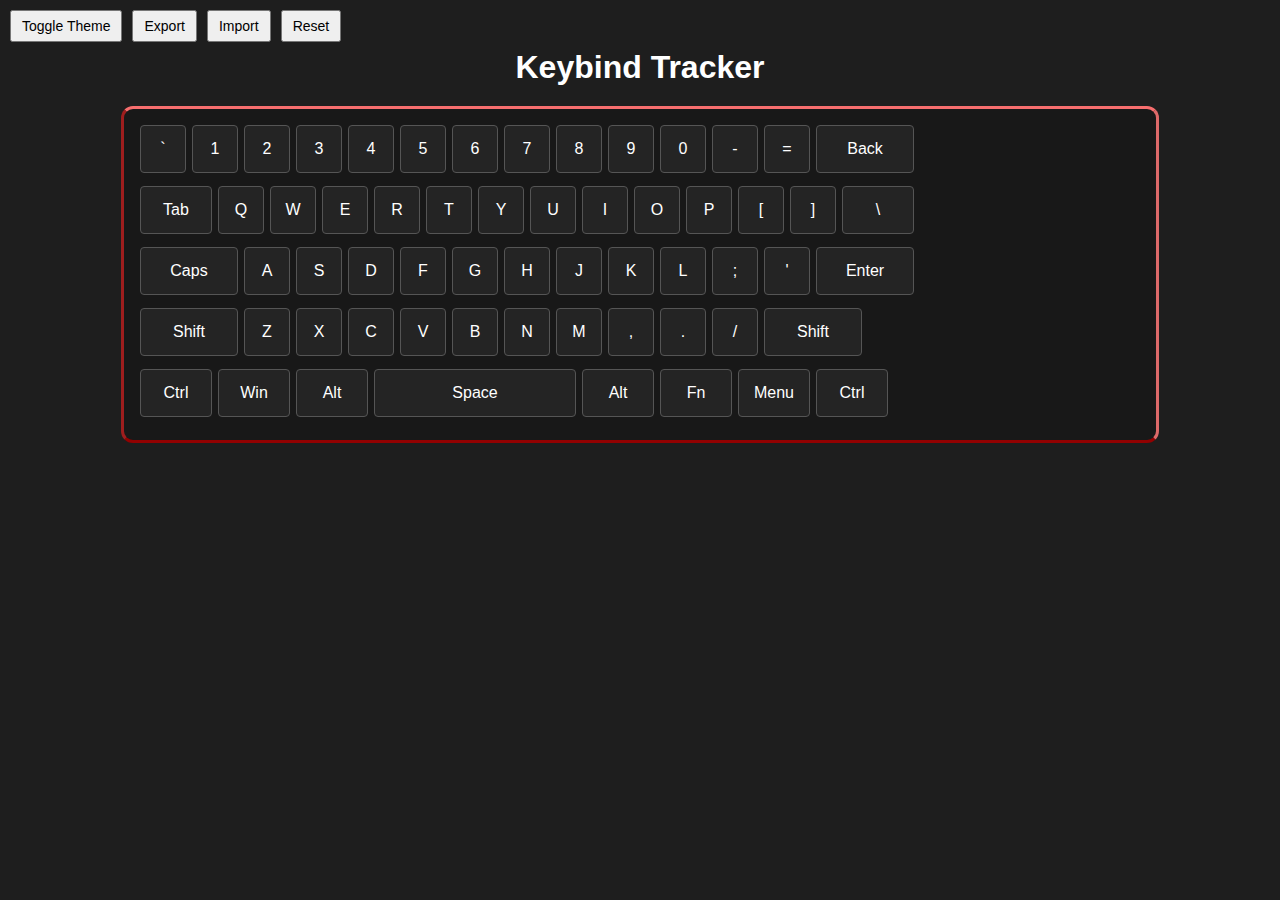
<file: keybind-mapper/index.html>
<!DOCTYPE html>
<html lang="en">
<head>
  <meta charset="UTF-8" />
  <meta name="viewport" content="width=device-width, initial-scale=1.0" />
  <title>Keybind Mapper</title>
  <link rel="stylesheet" href="style.css">
</head>
<body>
  <div class="toolbar" role="toolbar" aria-label="Main toolbar">
    <button onclick="toggleTheme()" aria-label="Toggle light and dark theme">Toggle Theme</button>
    <button onclick="exportKeybinds()" aria-label="Export keybindings to file">Export</button>
    <button onclick="importKeybinds()" aria-label="Import keybindings from file">Import</button>
    <button onclick="resetKeybinds()" aria-label="Reset all keybindings">Reset</button>
  </div>

  <h1>Keybind Tracker</h1>
  <div class="keyboard" id="keyboard" role="grid" aria-label="Keyboard layout"></div>
  <input type="file" id="importFile" style="display:none" accept="application/json" aria-hidden="true" />

  <div class="modal" id="modal" role="dialog" aria-modal="true" aria-labelledby="modal-title" style="display:none">
    <div class="modal-content">
      <h3 id="modal-title">Set Binding</h3>
      <label for="bindInput">Key Binding</label>
      <input type="text" id="bindInput" />
      <div style="display:flex; justify-content: space-between; gap: 10px;">
        <button onclick="deleteBinding()">Clear</button>
        <div style="display:flex; justify-content: flex-end; gap: 10px;">
          <button onclick="closeModal()">Cancel</button>
          <button onclick="saveBinding()">Save</button>
        </div>
      </div>
    </div>
  </div>
  <script src="script.js"></script>
</body>
</html>
</file>
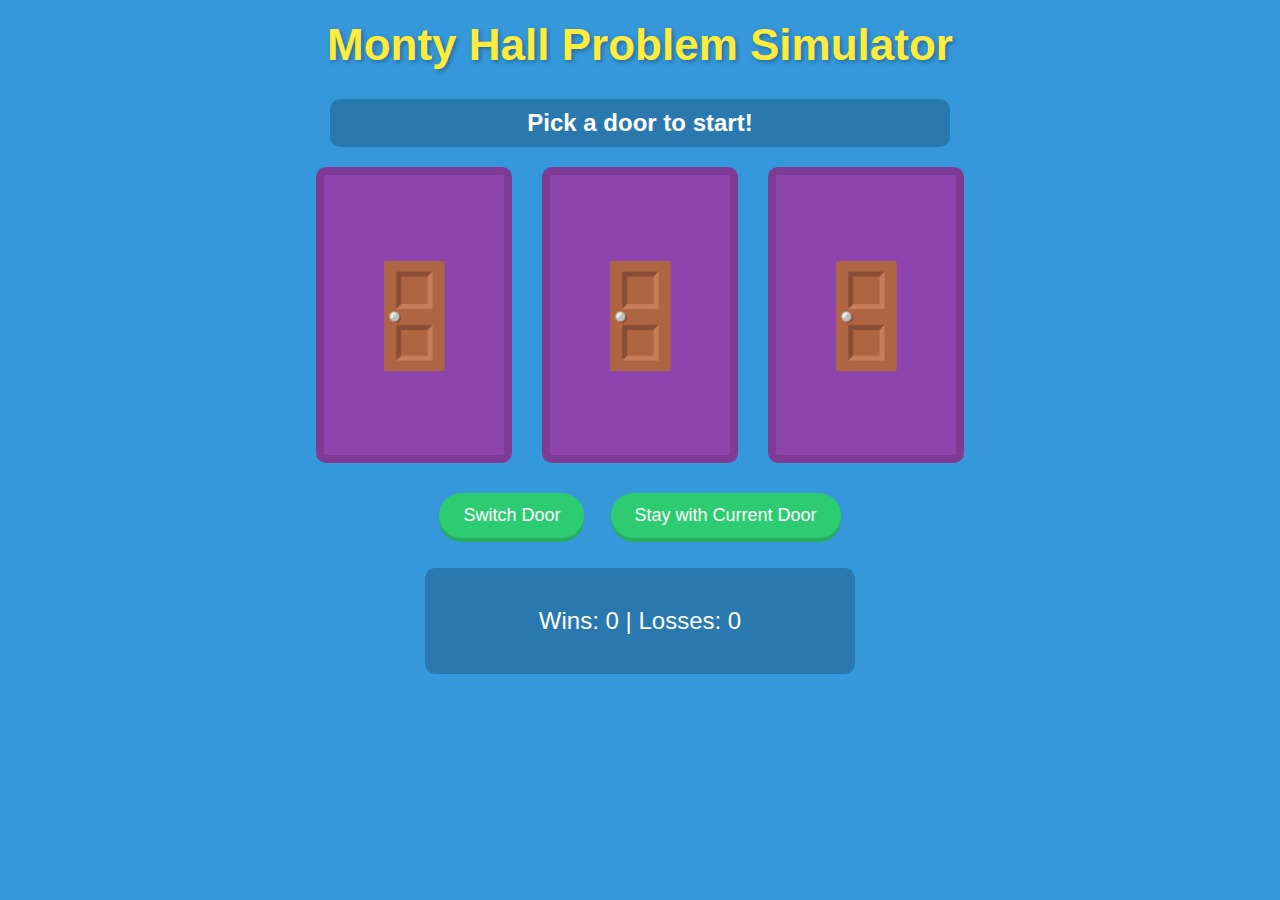
<file: monty-hall/index.html>
<head>
  <meta charset="UTF-8">
  <meta name="viewport" content="width=device-width, initial-scale=1.0">
  <title>Monty Hall Problem Simulator</title>
  <link rel="stylesheet" href="style.css">
</head>

<body>
  <h1>Monty Hall Problem Simulator</h1>
  <p id="instructions">Pick a door to start!</p>
  <div class="doors">
    <div id="door1" class="door" onclick="selectDoor(1)">
      <div class="door-image">🚪</div>
      <div class="door-content hidden">?</div>
    </div>
    <div id="door2" class="door" onclick="selectDoor(2)">
      <div class="door-image">🚪</div>
      <div class="door-content hidden">?</div>
    </div>
    <div id="door3" class="door" onclick="selectDoor(3)">
      <div class="door-image">🚪</div>
      <div class="door-content hidden">?</div>
    </div>
  </div>
  <button id="switchBtn" onclick="switchDoor()">Switch Door</button>
  <button id="stayBtn" onclick="stayDoor()">Stay with Current Door</button>
  <div class="stats">
    <p id="result"></p>
    <p>Wins: <span id="wins">0</span> | Losses: <span id="losses">0</span></p>
  </div>

  <script src="script.js"></script>
</body>
</file>
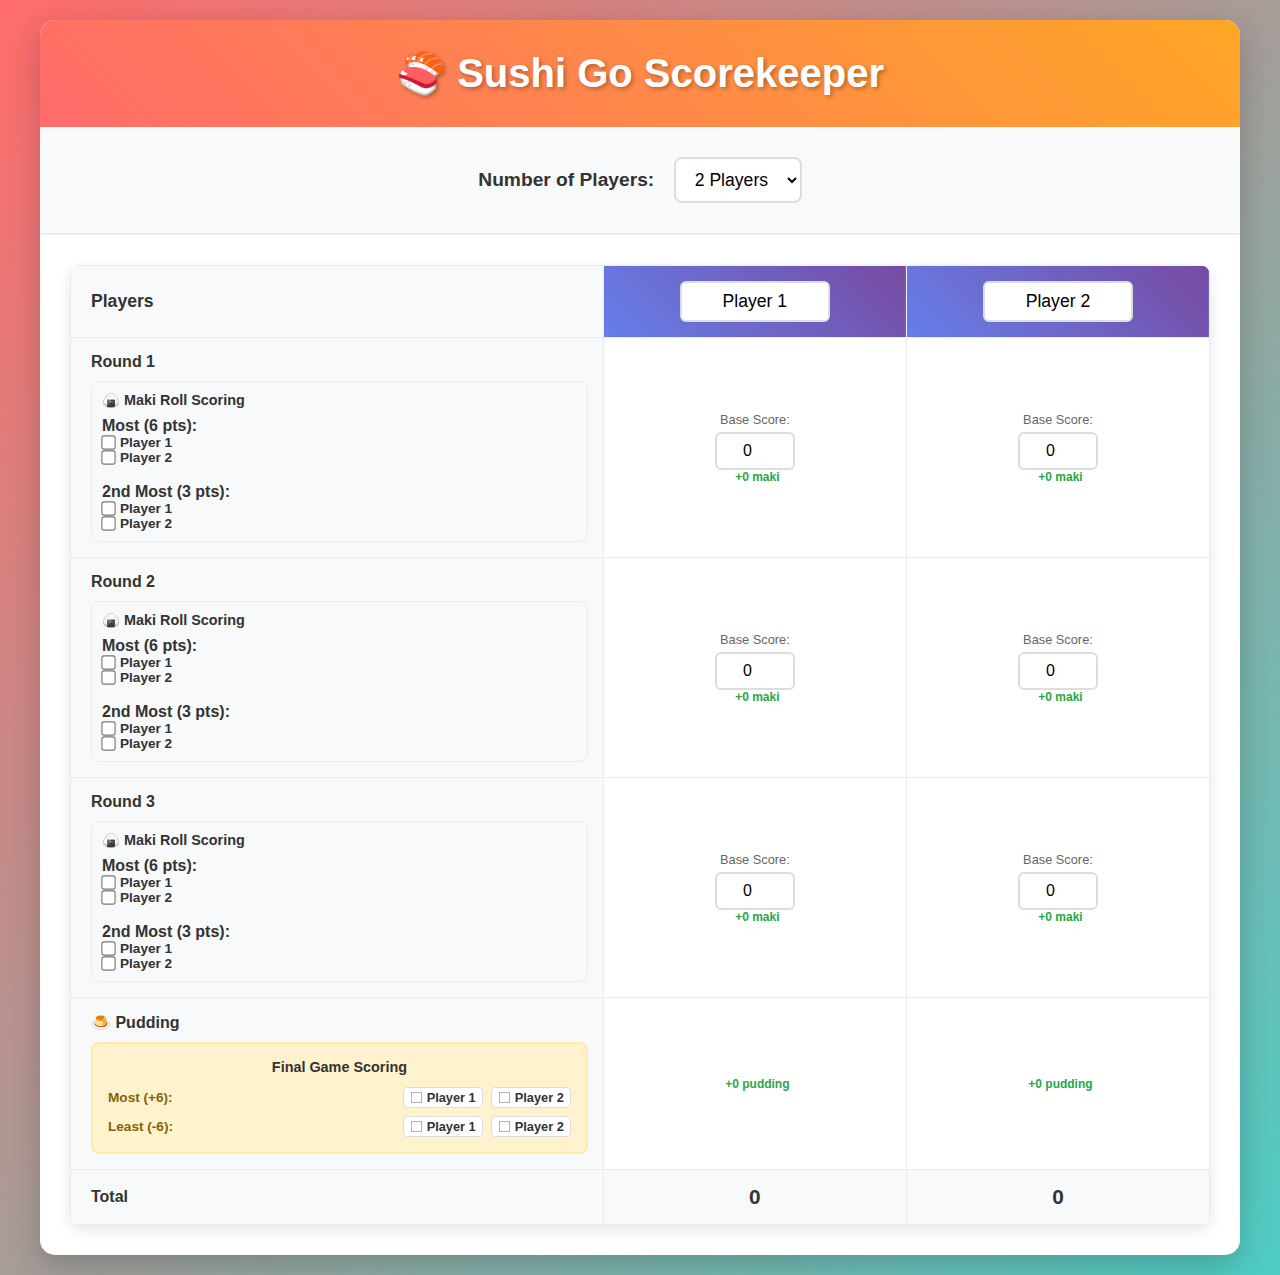
<file: sushi-go-scorekeeper/index.html>
<!DOCTYPE html>
<html lang="en">
<head>
    <meta charset="UTF-8">
    <meta name="viewport" content="width=device-width, initial-scale=1.0">
    <title>Sushi Go Scorekeeper</title>
    <link rel="stylesheet" href="style.css">
</head>
<body>
    <div class="container">
        <h1>🍣 Sushi Go Scorekeeper</h1>
        
        <div class="game-setup">
            <label for="player-count">Number of Players:</label>
            <select id="player-count" onchange="setupGame()">
                <option value="2">2 Players</option>
                <option value="3">3 Players</option>
                <option value="4">4 Players</option>
                <option value="5">5 Players</option>
            </select>
        </div>

        <div class="scorecard" id="scorecard">
            <!-- Dynamic content will be generated here -->
        </div>
    </div>

    <script src="script.js"></script>
</body>
</html>
</file>
<file: keybind-mapper/style.css>
:root {
	--bg-color: #1e1e1e;
	--text-color: #ffffff;
	--keyboard-bg: #181818;
	--key-bg: #242424;
	--key-border: #555;
	--key-used: #4caf50;
}

body.light {
	--bg-color: #ffffff;
	--text-color: #000000;
	--keyboard-bg: #b1b1b1;
	--key-bg: #f0f0f0;
	--key-border: #5f5f5f;
	--key-used: #2196f3;
}

body {
	font-family: sans-serif;
	display: flex;
	flex-direction: column;
	align-items: center;
	padding: 20px;
	background-color: var(--bg-color);
	color: var(--text-color);
	transition: background-color 0.3s, color 0.3s;
}

h1 {
	margin-bottom: 20px;
}

button {
	padding: 6px 10px;
	font-size: 14px;
	cursor: pointer;
}

.toolbar {
	position: absolute;
	top: 10px;
	left: 10px;
	display: flex;
	gap: 10px;
}

.keyboard {
	display: grid; /* TODO: try to implement flex */
	grid-template-columns: repeat(30, 20px);  /* Doubled columns for finer control */
	gap: 6px;
	justify-content: start;
	position: relative;
	border-radius: 0.75rem;
	border-top: 0.8mm solid #f76e6e;
	border-left: 0.8mm solid #9e1e1e;
	border-right: 0.8mm solid #dd6969;
	border-bottom: 0.8mm solid #920101;
	background-color: var(--keyboard-bg);
	width: 1000px;
	padding: 1rem 1rem 1rem 1rem;
}

.key {
	height: 46px;
	grid-column: span 2;
	background-color: var(--key-bg);
	color: var(--text-color);
	border: 1px solid var(--key-border);
	border-radius: 4px;
	display: flex;
	justify-content: center;
	align-items: center;
	cursor: pointer;
	position: relative;
	transition: background-color 0.2s;
}

.key[data-size="1.25"] { grid-column: span 2; }
.key[data-size="1.5"] { grid-column: span 2; }
.key[data-size="1.75"] { grid-column: span 2; }
.key[data-size="2"] { grid-column: span 3; }
.key[data-size="2.25"] { grid-column: span 3; }
.key[data-size="2.75"] { grid-column: span 4; }
.key[data-size="6.25"] { grid-column: span 8; }

.key.used {
	background-color: var(--key-used);
}

.row-spacer {
	height: 1px;
	grid-column: 1 / -1;
}

.tooltip {
	display: none;
	position: absolute;
	top: -10px;
	background-color: #333;
	color: white;
	padding: 2px 6px;
	font-size: 12px;
	border: 1px solid var(--key-border);
	border-radius: 3px;
	white-space: nowrap;
	z-index: 10;
}

.key:hover .tooltip {
	display: block;
}

.modal {
	position: fixed;
	top: 0;
	left: 0;
	width: 100vw;
	height: 100vh;
	background-color: rgba(0, 0, 0, 0.6);
	display: flex;
	justify-content: center;
	align-items: center;
	z-index: 1000;
}

.modal-content {
	background: var(--bg-color);
	color: var(--text-color);
	padding: 20px;
	border-radius: 8px;
	display: flex;
	flex-direction: column;
	gap: 10px;
	width: 300px;
}

.modal input {
	padding: 8px;
	border: 1px solid var(--key-border);
	border-radius: 4px;
	background: var(--key-bg);
	color: var(--text-color);
}

.modal button {
	margin-top: 10px;
}
</file>
<file: monty-hall/style.css>
body {
  font-family: "Comic Sans MS", "Trebuchet MS", Verdana, sans-serif;
  font-size: 22px;
  text-align: center;
  margin: 0;
  padding: 0;
  background-color: #3498db;
  color: #fff;
}

h1 {
  color: #ffeb3b;
  text-shadow: 2px 2px 4px rgba(0, 0, 0, 0.3);
  margin-top: 20px;
}

p {
  color: #fff;
  font-size: 24px;
}

#instructions {
  background-color: rgba(0, 0, 0, 0.2);
  padding: 10px;
  border-radius: 10px;
  max-width: 600px;
  margin: 0 auto 20px;
  font-weight: bold;
}

.doors {
  display: flex;
  justify-content: center;
  margin: 20px 0;
}

.door {
  width: 180px;
  height: 280px;
  margin: 0 15px;
  background-color: #8e44ad;
  color: white;
  font-size: 18px;
  display: flex;
  justify-content: center;
  align-items: center;
  cursor: pointer;
  border: 8px solid #7e3b96;
  border-radius: 10px;
  position: relative;
  overflow: hidden;
  transition: transform 0.3s, border-color 0.3s;
}

.door:hover {
  transform: scale(1.05);
}

.door-image {
  font-size: 100px;
  transition: opacity 0.5s;
}

.door-content {
  font-size: 60px;
  position: absolute;
  transition: opacity 0.5s;
}

.hidden {
  opacity: 0;
}

.door.revealed {
  background-color: #e74c3c;
  border-color: #c0392b;
}

.door.selected {
  border: 8px solid #f1c40f;
  box-shadow: 0 0 20px #f1c40f;
}

button {
  margin: 10px;
  padding: 12px 24px;
  font-size: 18px;
  cursor: pointer;
  background-color: #2ecc71;
  color: white;
  border: none;
  border-radius: 30px;
  font-family: "Comic Sans MS", sans-serif;
  transition: transform 0.2s, background-color 0.2s;
  box-shadow: 0 4px 0 #27ae60;
}

button:hover {
  background-color: #27ae60;
  transform: translateY(-2px);
}

button:active {
  transform: translateY(2px);
  box-shadow: 0 2px 0 #27ae60;
}

.stats {
  margin-top: 20px;
  font-size: 20px;
  background-color: rgba(0, 0, 0, 0.2);
  padding: 15px;
  border-radius: 10px;
  max-width: 400px;
  margin: 20px auto;
}
</file>
<file: sushi-go-scorekeeper/style.css>
* {
    margin: 0;
    padding: 0;
    box-sizing: border-box;
}

body {
    font-family: 'Arial', sans-serif;
    background: linear-gradient(135deg, #ff6b6b, #4ecdc4);
    min-height: 100vh;
    padding: 20px;
}

.container {
    max-width: 1200px;
    margin: 0 auto;
    background: white;
    border-radius: 15px;
    box-shadow: 0 10px 30px rgba(0, 0, 0, 0.2);
    overflow: hidden;
}

h1 {
    text-align: center;
    padding: 30px;
    background: linear-gradient(45deg, #ff6b6b, #ffa726);
    color: white;
    font-size: 2.5em;
    text-shadow: 2px 2px 4px rgba(0, 0, 0, 0.3);
    margin-bottom: 0;
}

.game-setup {
    padding: 30px;
    text-align: center;
    background: #f8f9fa;
    border-bottom: 2px solid #e9ecef;
}

.game-setup label {
    font-size: 1.2em;
    font-weight: bold;
    color: #333;
    margin-right: 15px;
}

.game-setup select {
    padding: 10px 15px;
    font-size: 1.1em;
    border: 2px solid #ddd;
    border-radius: 8px;
    background: white;
    cursor: pointer;
    transition: all 0.3s ease;
}

.game-setup select:hover {
    border-color: #4ecdc4;
}

.game-setup select:focus {
    outline: none;
    border-color: #4ecdc4;
    box-shadow: 0 0 0 3px rgba(78, 205, 196, 0.2);
}

.scorecard {
    padding: 30px;
    display: none;
}

.scorecard.active {
    display: block;
}

.score-table {
    width: 100%;
    border-collapse: collapse;
    background: white;
    border-radius: 10px;
    overflow: hidden;
    box-shadow: 0 5px 15px rgba(0, 0, 0, 0.1);
}

.score-table th,
.score-table td {
    padding: 15px;
    text-align: center;
    border: 1px solid #e9ecef;
}

.score-table th {
    background: linear-gradient(45deg, #667eea, #764ba2);
    color: white;
    font-weight: bold;
    font-size: 1.1em;
}

.round-label {
    background: #f8f9fa !important;
    color: #333 !important;
    font-weight: bold;
    text-align: left !important;
    padding-left: 20px !important;
}

.player-name {
    width: 150px;
    padding: 8px 12px;
    border: 2px solid #ddd;
    border-radius: 6px;
    font-size: 1em;
    text-align: center;
    transition: all 0.3s ease;
}

.player-name:focus {
    outline: none;
    border-color: #4ecdc4;
    box-shadow: 0 0 0 3px rgba(78, 205, 196, 0.2);
}

.score-input {
    width: 80px;
    padding: 8px;
    border: 2px solid #ddd;
    border-radius: 6px;
    text-align: center;
    font-size: 1em;
    transition: all 0.3s ease;
}

.score-input:focus {
    outline: none;
    border-color: #4ecdc4;
    box-shadow: 0 0 0 3px rgba(78, 205, 196, 0.2);
}

.total-score {
    font-weight: bold;
    font-size: 1.3em;
    color: #333;
    background: #f8f9fa;
    padding: 15px !important;
}

.first-place {
    background: linear-gradient(45deg, #ffd700, #ffed4e) !important;
    color: #333 !important;
    animation: glow 2s ease-in-out infinite alternate;
}

.first-place .player-name {
    background: rgba(255, 215, 0, 0.3);
    border-color: #ffd700;
    font-weight: bold;
}

.first-place .total-score {
    background: rgba(255, 215, 0, 0.3) !important;
    border: 2px solid #ffd700 !important;
    border-radius: 8px;
}

@keyframes glow {
    from {
        box-shadow: 0 0 5px rgba(255, 215, 0, 0.5);
    }
    to {
        box-shadow: 0 0 20px rgba(255, 215, 0, 0.8);
    }
}

.player-column {
    position: relative;
}

.crown {
    position: absolute;
    top: -10px;
    left: 50%;
    transform: translateX(-50%);
    font-size: 1.5em;
    z-index: 10;
}

@media (max-width: 768px) {
    .container {
        margin: 10px;
        border-radius: 10px;
    }
    
    h1 {
        font-size: 2em;
        padding: 20px;
    }
    
    .game-setup,
    .scorecard {
        padding: 20px;
    }
    
    .score-table th,
    .score-table td {
        padding: 10px 5px;
        font-size: 0.9em;
    }
    
    .player-name {
        width: 120px;
        font-size: 0.9em;
    }
    
    .score-input {
        width: 60px;
        font-size: 0.9em;
    }
}

.maki-controls {
    margin-top: 10px;
    padding: 10px;
    background: #f8f9fa;
    border-radius: 8px;
    border: 1px solid #e9ecef;
}

.maki-controls h4 {
    margin: 0 0 8px 0;
    color: #333;
    font-size: 0.9em;
}

.maki-checkboxes {
    display: flex;
    flex-wrap: wrap;
    gap: 10px;
}

.maki-checkbox {
    display: flex;
    align-items: center;
    gap: 5px;
    font-size: 0.85em;
}

.maki-checkbox input[type="checkbox"] {
    margin: 0;
    transform: scale(1.1);
}

.maki-checkbox label {
    cursor: pointer;
    color: #555;
}

.base-score-label {
    font-size: 0.8em;
    color: #666;
    margin-bottom: 5px;
}

.pudding-controls {
    margin-top: 10px;
    padding: 15px;
    background: #fff3cd;
    border-radius: 8px;
    border: 2px solid #ffeaa7;
}

.pudding-controls h4 {
    margin: 0 0 12px 0;
    color: #333;
    font-size: 0.9em;
    text-align: center;
}

.pudding-row {
    display: flex;
    justify-content: space-between;
    align-items: center;
    margin-bottom: 8px;
}

.pudding-row:last-child {
    margin-bottom: 0;
}

.pudding-label {
    font-weight: bold;
    color: #856404;
    font-size: 0.85em;
    min-width: 80px;
}

.pudding-checkboxes {
    display: flex;
    flex-wrap: wrap;
    gap: 8px;
    flex: 1;
    justify-content: flex-end;
}

.pudding-checkbox {
    display: flex;
    align-items: center;
    gap: 4px;
    font-size: 0.8em;
    padding: 2px 6px;
    background: white;
    border-radius: 4px;
    border: 1px solid #ddd;
}

.pudding-checkbox input[type="checkbox"] {
    transform: scale(0.9);
}

.pudding-checkbox label {
    cursor: pointer;
    color: #333;
}

.pudding-points {
    font-size: 0.75em;
    color: #28a745;
    font-weight: bold;
    margin-left: 5px;
}

.maki-points {
    font-size: 0.75em;
    color: #28a745;
    font-weight: bold;
    margin-left: 5px;
}

.round-header {
    position: relative;
}

.show-pudding-btn {
    margin: 20px auto;
    display: block;
    padding: 12px 25px;
    background: linear-gradient(45deg, #ff6b6b, #ffa726);
    color: white;
    border: none;
    border-radius: 8px;
    font-size: 1em;
    font-weight: bold;
    cursor: pointer;
    transition: all 0.3s ease;
}

.show-pudding-btn:hover {
    transform: translateY(-2px);
    box-shadow: 0 6px 20px rgba(255, 107, 107, 0.4);
}
</file>
